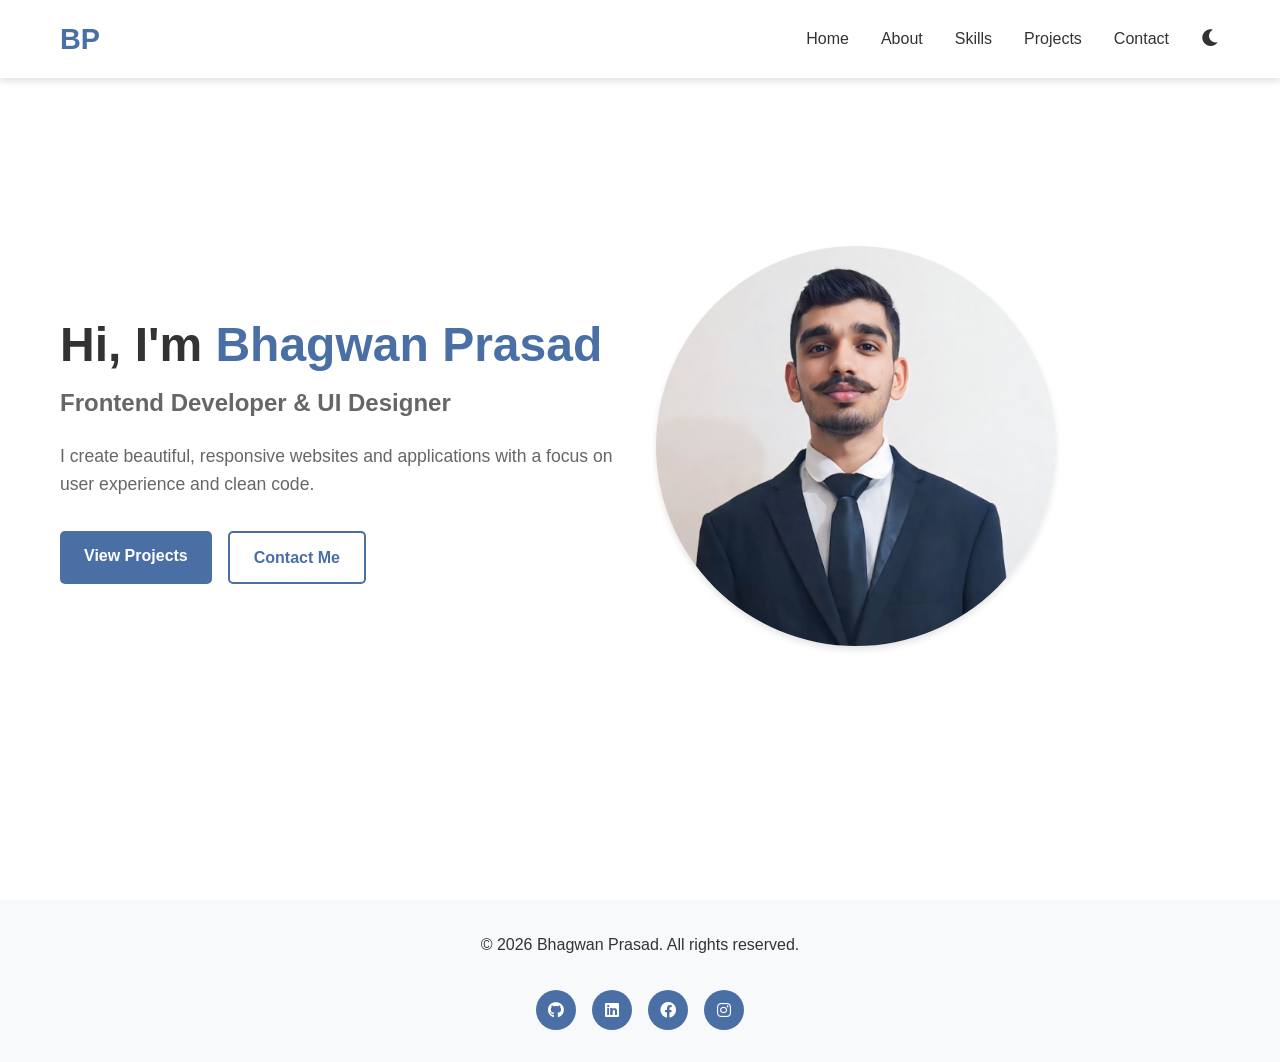
<file: index.html>
<!DOCTYPE html>
<html lang="en">
<head>
    <meta name="google-site-verification" content="unUAXDbSpvZ2et7M6ePSD86NWdBlX_hIBJjWLZQ-ApM" />
    <meta charset="UTF-8">
    
    <meta name="viewport" content="width=device-width, initial-scale=1.0">
    <title>Bhagwan Prasad | Portfolio</title>
    <link rel="stylesheet" href="styles.css">
    <link rel="stylesheet" href="https://cdnjs.cloudflare.com/ajax/libs/font-awesome/6.0.0/css/all.min.css">
    <link rel="icon" type="image/x-icon" href="favicon.ico">
</head>
<body>
    <!-- Navigation -->
    <nav class="navbar">
        <div class="nav-container">
            <div class="nav-logo">
                <a href="index.html">BP</a>
            </div>
            <div class="nav-menu" id="nav-menu">
                <a href="index.html" class="nav-link active">Home</a>
                <a href="about.html" class="nav-link">About</a>
                <a href="skills.html" class="nav-link">Skills</a>
                <a href="projects.html" class="nav-link">Projects</a>
                <a href="contact.html" class="nav-link">Contact</a>
                <button class="theme-toggle" id="theme-toggle">
                    <i class="fas fa-moon"></i>
                </button>
            </div>
            <div class="hamburger" id="hamburger">
                <span class="bar"></span>
                <span class="bar"></span>
                <span class="bar"></span>
            </div>
        </div>
    </nav>

    <!-- Hero Section -->
    <section class="hero">
        <div class="hero-container">
            <div class="hero-content">
                <h1 class="hero-title">Hi, I'm <span class="highlight">Bhagwan Prasad</span></h1>
                <h2 class="hero-subtitle">Frontend Developer & UI Designer</h2>
                <p class="hero-description">
                    I create beautiful, responsive websites and applications with a focus on user experience and clean code.
                </p>
                <div class="hero-btns">
                    <a href="projects.html" class="btn btn-primary">View Projects</a>
                    <a href="contact.html" class="btn btn-secondary">Contact Me</a>
                </div>
            </div>
            <div class="hero-image">
                <img src="new_my_pic.jpeg" alt="Bhagwan Prasad Profile">
            </div>
        </div>
    </section>

    <!-- Footer -->
    <footer class="footer">
        <div class="footer-container">
            <p>&copy; 2026 Bhagwan Prasad. All rights reserved.</p>
            <div class="social-links">
                <a href="https://github.com/bahu321"><i class="fab fa-github"></i></a>
                <a href="https://www.linkedin.com/public-profile/settings?trk=d_flagship3_profile_self_view_public_profile"><i class="fab fa-linkedin"></i></a>
                <a href="https://www.facebook.com/profile.php?id=100075735332114"><i class="fab fa-facebook"></i></a>
                <a href="https://www.instagram.com/8511bajrang_dal_bihar/"><i class="fab fa-instagram"></i></a>
            </div>
        </div>
    </footer>   
            
      
    <script src="script.js"></script>
</body>
</html>
</file>
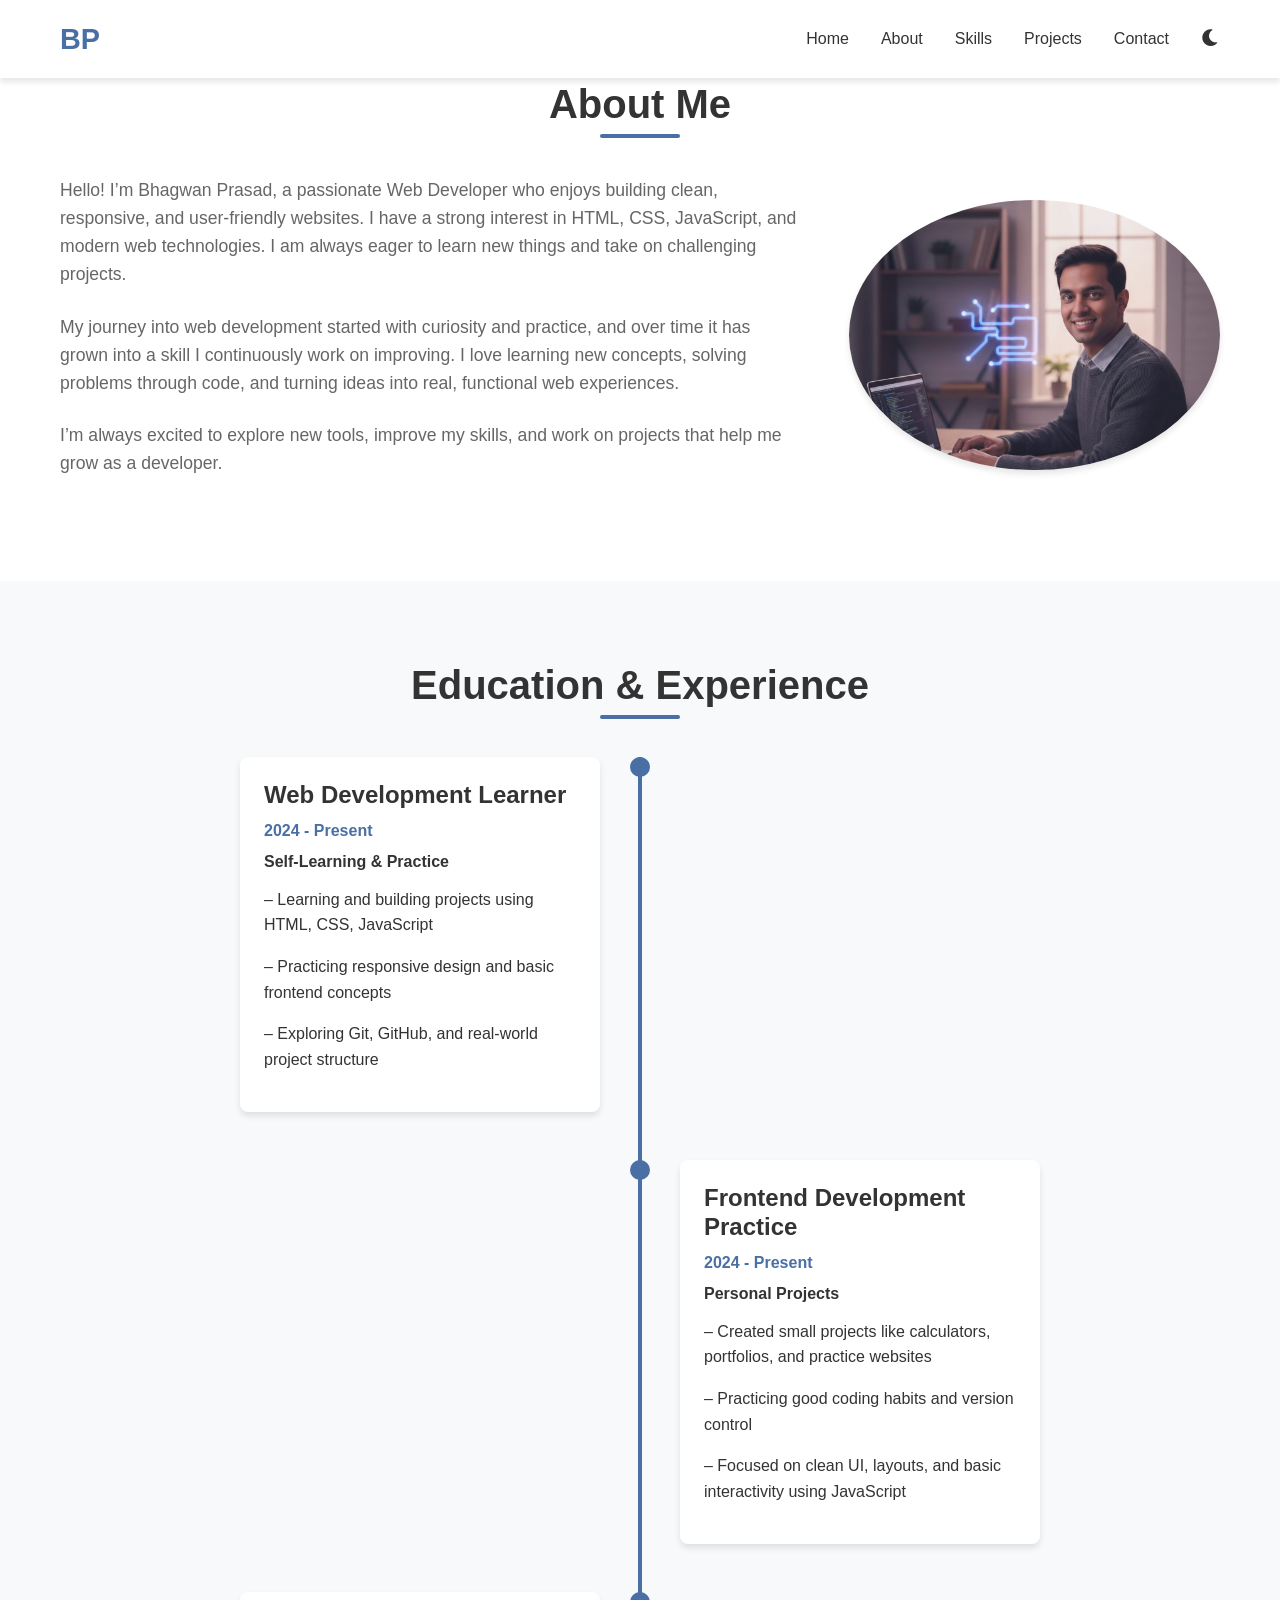
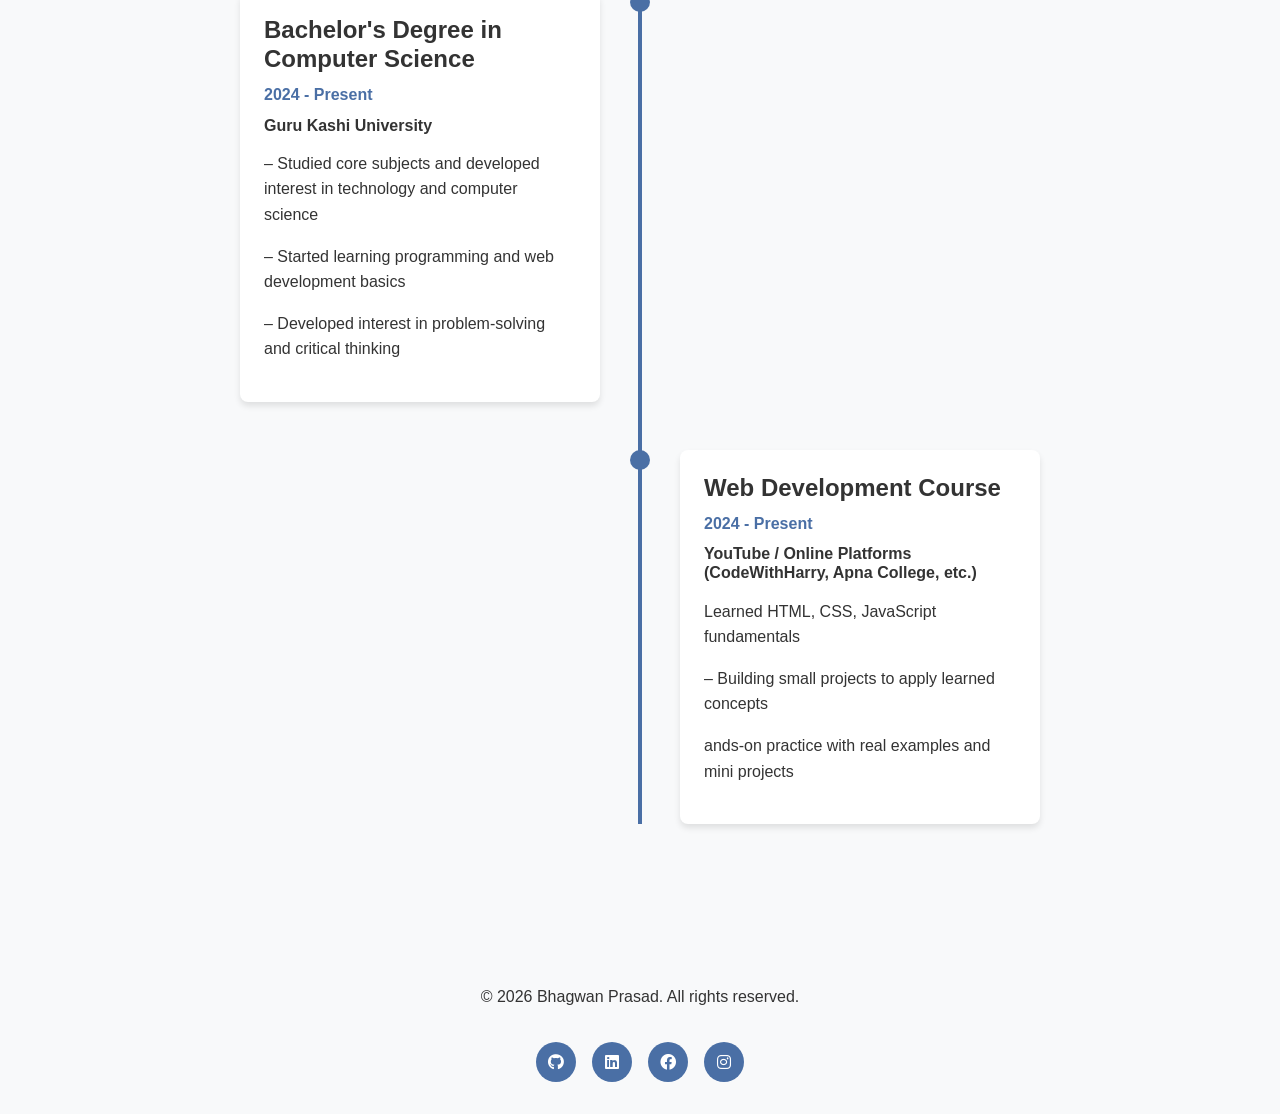
<file: about.html>
<!DOCTYPE html>
<html lang="en">
<head>
    <meta charset="UTF-8">
    <meta name="viewport" content="width=device-width, initial-scale=1.0">
    <title>About Me | John Doe</title>
    <link rel="stylesheet" href="styles.css">
    <link rel="stylesheet" href="https://cdnjs.cloudflare.com/ajax/libs/font-awesome/6.0.0/css/all.min.css">
    <link rel="icon" type="image/x-icon" href="favicon.ico">
</head>
<body>
    <!-- Navigation -->
    <nav class="navbar">
        <div class="nav-container">
            <div class="nav-logo">
                <a href="index.html">BP</a>
            </div>
            <div class="nav-menu" id="nav-menu">
                <a href="index.html" class="nav-link">Home</a>
                <a href="about.html" class="nav-link active">About</a>
                <a href="skills.html" class="nav-link">Skills</a>
                <a href="projects.html" class="nav-link">Projects</a>
                <a href="contact.html" class="nav-link">Contact</a>
                <button class="theme-toggle" id="theme-toggle">
                    <i class="fas fa-moon"></i>
                </button>
            </div>
            <div class="hamburger" id="hamburger">
                <span class="bar"></span>
                <span class="bar"></span>
                <span class="bar"></span>
            </div>
        </div>
    </nav>

    <!-- About Section -->
    <section class="about">
        <div class="container">
            <h1 class="section-title">About Me</h1>
            
            <div class="about-content">
                <div class="about-text">
                    <p>Hello! I’m Bhagwan Prasad, a passionate Web Developer who enjoys building clean, responsive, and user-friendly websites. I have a strong interest in HTML, CSS, JavaScript, and modern web technologies. I am always eager to learn new things and take on challenging projects.</p>
                    
                    <p>My journey into web development started with curiosity and practice, and over time it has grown into a skill I continuously work on improving. I love learning new concepts, solving problems through code, and turning ideas into real, functional web experiences.</p>
                    
                    <p>I’m always excited to explore new tools, improve my skills, and work on projects that help me grow as a developer.</p>
                </div>
                
                <div class="about-image">
                    <img src="aboutme.jpeg" alt="About Bhagwan prasad">
                </div>
            </div>
        </div>
    </section>

    <!-- Education & Experience Timeline -->
    <section class="timeline-section">
        <div class="container">
            <h2 class="section-title">Education & Experience</h2>
            
            <div class="timeline">
                <div class="timeline-item">
                    <div class="timeline-dot"></div>
                    <div class="timeline-content">
                        <h3>Web Development Learner</h3>
                        <span class="date">2024 - Present</span>
                        <h4>Self-Learning & Practice</h4>
                        <p>– Learning and building projects using HTML, CSS, JavaScript</p>
                        <p>– Practicing responsive design and basic frontend concepts</p>
                        <p>– Exploring Git, GitHub, and real-world project structure</p>
                       
                    </div>
                </div>
                
                <div class="timeline-item">
                    <div class="timeline-dot"></div>
                    <div class="timeline-content">
                        <h3>Frontend Development Practice</h3>
                        <span class="date">2024 - Present</span>
                        <h4>Personal Projects</h4>
                        <p>– Created small projects like calculators, portfolios, and practice websites</p>
                        <p>– Practicing good coding habits and version control</p>
                        <p>– Focused on clean UI, layouts, and basic interactivity using JavaScript</p>
                    </div>
                </div>
                
                <div class="timeline-item">
                    <div class="timeline-dot"></div>
                    <div class="timeline-content">
                        <h3>Bachelor's Degree in Computer Science</h3>
                        <span class="date">2024 - Present</span>
                        <h4>Guru Kashi University</h4>
                        <p>– Studied core subjects and developed interest in technology and computer science</p>
                        <p>– Started learning programming and web development basics</p>
                        <p>– Developed interest in problem-solving and critical thinking</p>
                    </div>
                </div>
                
                <div class="timeline-item">
                    <div class="timeline-dot"></div>
                    <div class="timeline-content">
                        <h3>Web Development Course</h3>
                        <span class="date">2024 - Present</span>
                        <h4>YouTube / Online Platforms (CodeWithHarry, Apna College, etc.)</h4>
                        <p>Learned HTML, CSS, JavaScript fundamentals</p>
                        <p>– Building small projects to apply learned concepts</p>
                        <p>ands-on practice with real examples and mini projects</p>
                    </div>
                </div>
            </div>
        </div>
    </section>

    <!-- Footer -->
    <footer class="footer">
        <div class="footer-container">
            <p>&copy; 2026 Bhagwan Prasad. All rights reserved.</p>
            <div class="social-links">
                <a href="https://github.com/bahu321"><i class="fab fa-github"></i></a>
                <a href="https://www.linkedin.com/public-profile/settings?trk=d_flagship3_profile_self_view_public_profile"><i class="fab fa-linkedin"></i></a>
                <a href="https://www.facebook.com/profile.php?id=100075735332114"><i class="fab fa-facebook"></i></a>
                <a href="https://www.instagram.com/8511bajrang_dal_bihar/"><i class="fab fa-instagram"></i></a>
            </div>
        </div>
    </footer>

    <script src="script.js"></script>
</body>
</html>
</file>
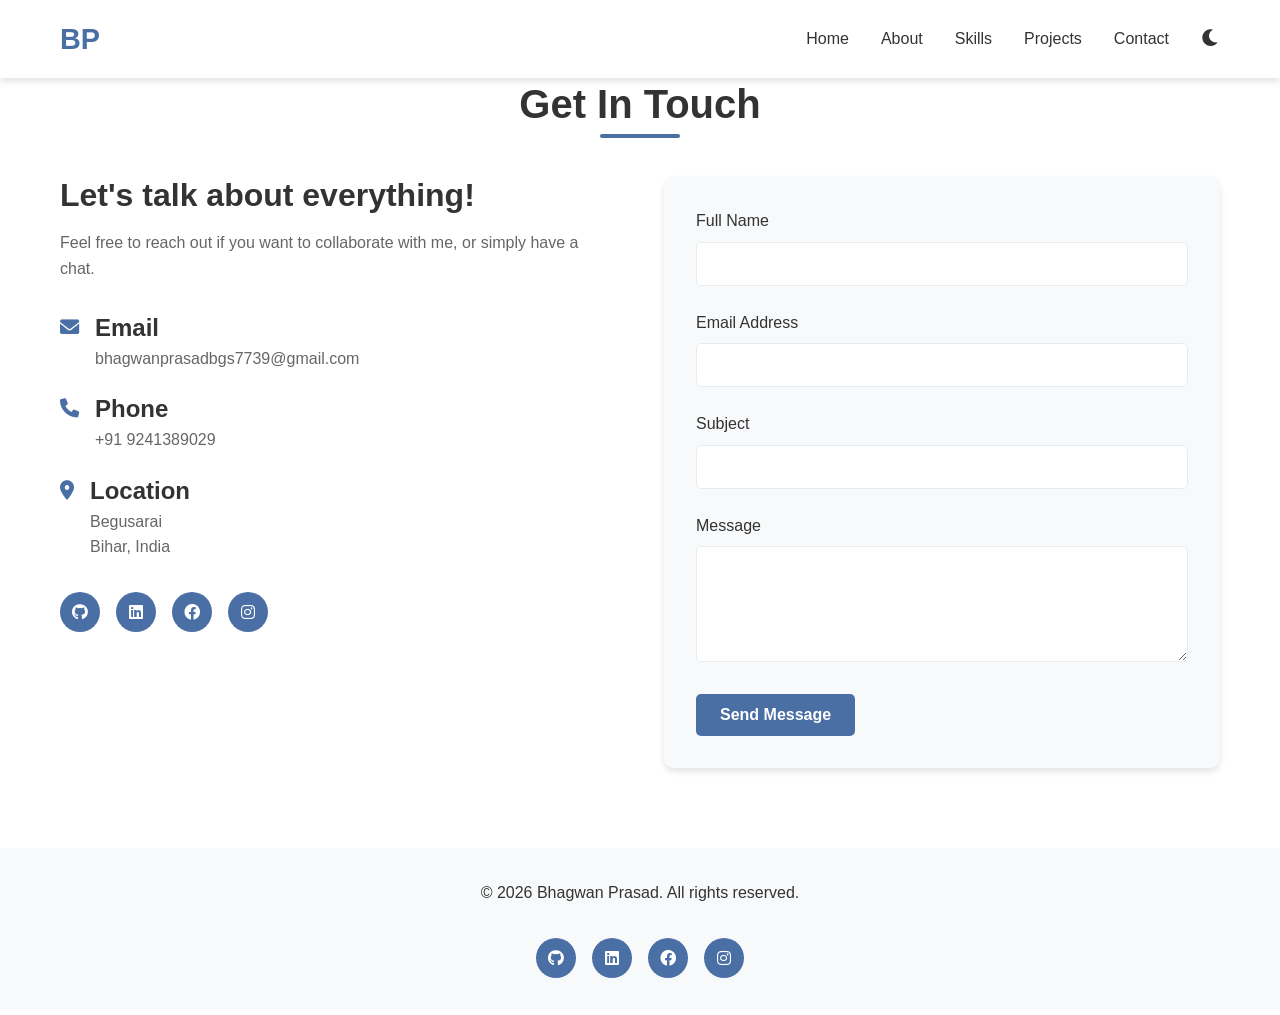
<file: contact.html>
<!DOCTYPE html>
<html lang="en">
<head>
    <meta charset="UTF-8">
    <meta name="viewport" content="width=device-width, initial-scale=1.0">
    <title>Contact Me | Bhagwan Prasad</title>
    <link rel="stylesheet" href="styles.css">
    <link rel="stylesheet" href="https://cdnjs.cloudflare.com/ajax/libs/font-awesome/6.0.0/css/all.min.css">
    <link rel="icon" type="image/x-icon" href="favicon.ico">
</head>
<body>
    <!-- Navigation -->
    <nav class="navbar">
        <div class="nav-container">
            <div class="nav-logo">
                <a href="index.html">BP</a>
            </div>
            <div class="nav-menu" id="nav-menu">
                <a href="index.html" class="nav-link">Home</a>
                <a href="about.html" class="nav-link">About</a>
                <a href="skills.html" class="nav-link">Skills</a>
                <a href="projects.html" class="nav-link">Projects</a>
                <a href="contact.html" class="nav-link active">Contact</a>
                <button class="theme-toggle" id="theme-toggle">
                    <i class="fas fa-moon"></i>
                </button>
            </div>
            <div class="hamburger" id="hamburger">
                <span class="bar"></span>
                <span class="bar"></span>
                <span class="bar"></span>
            </div>
        </div>
    </nav>

    <!-- Contact Section -->
    <section class="contact">
        <div class="container">
            <h1 class="section-title">Get In Touch</h1>
            
            <div class="contact-container">
                <div class="contact-info">
                    <h2>Let's talk about everything!</h2>
                    <p>Feel free to reach out if you want to collaborate with me, or simply have a chat.</p>
                    
                    <div class="contact-details">
                        <div class="contact-item">
                            <i class="fas fa-envelope"></i>
                            <div>
                                <h3>Email</h3>
                                <p>bhagwanprasadbgs7739@gmail.com</p>
                            </div>
                        </div>
                        
                        <div class="contact-item">
                            <i class="fas fa-phone"></i>
                            <div>
                                <h3>Phone</h3>
                                <p>+91 9241389029</p>
                            </div>
                        </div>
                        
                        <div class="contact-item">
                            <i class="fas fa-map-marker-alt"></i>
                            <div>
                                <h3>Location</h3>
                                <p>Begusarai</p>
                                <p>Bihar, India</p>
                            </div>
                        </div>
                    </div>
                    
                  <div class="social-links">
                <a href="https://github.com/bahu321"><i class="fab fa-github"></i></a>
                <a href="https://www.linkedin.com/public-profile/settings?trk=d_flagship3_profile_self_view_public_profile"><i class="fab fa-linkedin"></i></a>
                <a href="https://www.facebook.com/profile.php?id=100075735332114"><i class="fab fa-facebook"></i></a>
                <a href="https://www.instagram.com/8511bajrang_dal_bihar/"><i class="fab fa-instagram"></i></a>
            </div>
                </div>
                
                <form class="contact-form" id="contact-form">
                    <div class="form-group">
                        <label for="name">Full Name</label>
                        <input type="text" id="name" name="name" required>
                    </div>
                    
                    <div class="form-group">
                        <label for="email">Email Address</label>
                        <input type="email" id="email" name="email" required>
                    </div>
                    
                    <div class="form-group">
                        <label for="subject">Subject</label>
                        <input type="text" id="subject" name="subject" required>
                    </div>
                    
                    <div class="form-group">
                        <label for="message">Message</label>
                        <textarea id="message" name="message" rows="5" required></textarea>
                    </div>
                    
                    <button type="submit" class="btn btn-primary">Send Message</button>
                </form>
            </div>
        </div>
    </section>

    <!-- Footer -->
    <footer class="footer">
        <div class="footer-container">
            <p>&copy; 2026 Bhagwan Prasad. All rights reserved.</p>
            <div class="social-links">
                <a href="https://github.com/bahu321"><i class="fab fa-github"></i></a>
                <a href="https://www.linkedin.com/public-profile/settings?trk=d_flagship3_profile_self_view_public_profile"><i class="fab fa-linkedin"></i></a>
                <a href="https://www.facebook.com/profile.php?id=100075735332114"><i class="fab fa-facebook"></i></a>
                <a href="https://www.instagram.com/8511bajrang_dal_bihar/"><i class="fab fa-instagram"></i></a>
            </div>
        </div>
    </footer>

    <script src="script.js"></script>
</body>
</html>
</file>
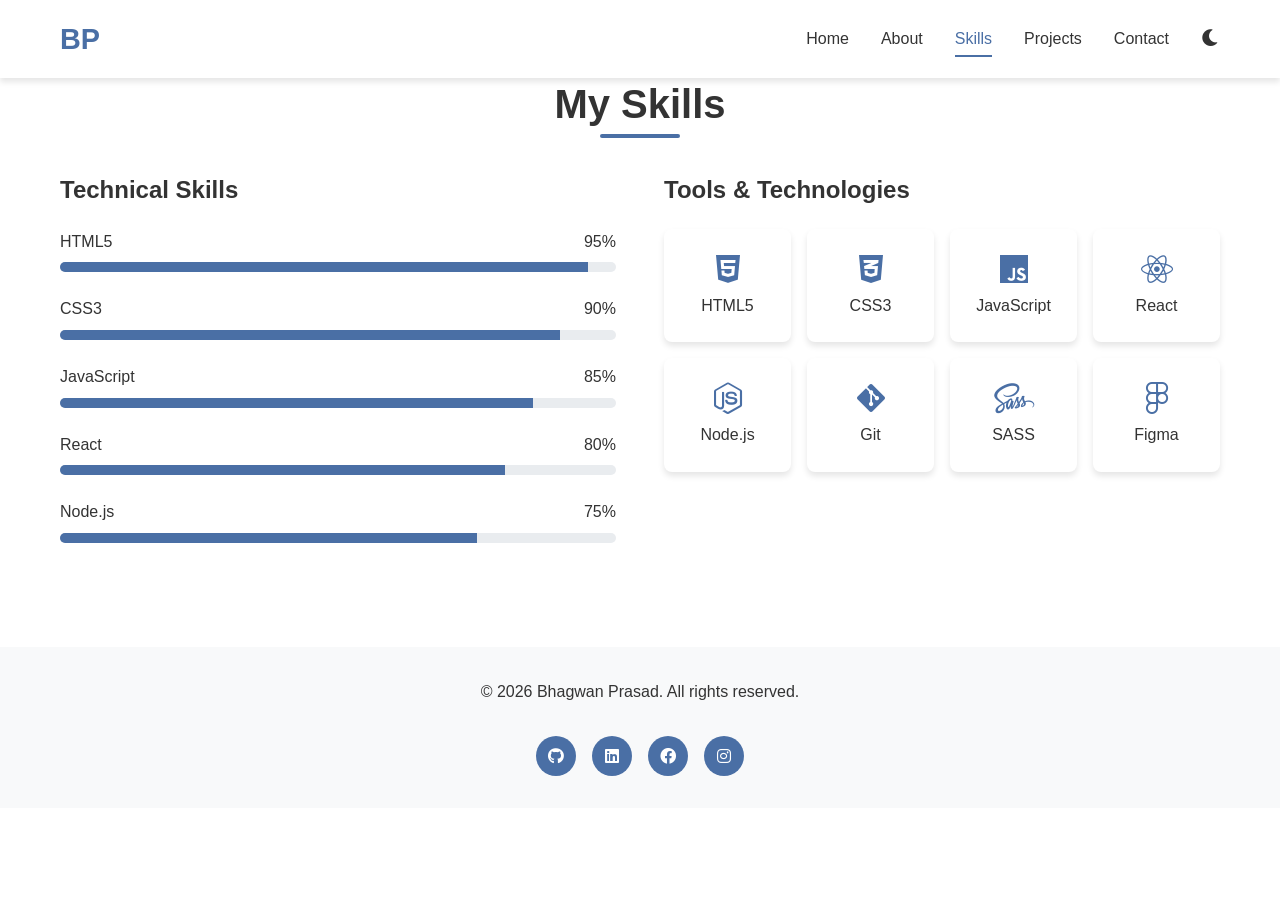
<file: skills.html>
<!DOCTYPE html>
<html lang="en">
<head>
    <meta charset="UTF-8">
    <meta name="viewport" content="width=device-width, initial-scale=1.0">
    <title>My Skills | Bhagwan Prasad</title>
    <link rel="stylesheet" href="styles.css">
    <link rel="stylesheet" href="https://cdnjs.cloudflare.com/ajax/libs/font-awesome/6.0.0/css/all.min.css">
    <link rel="icon" type="image/x-icon" href="favicon.ico">
</head>
<body>
    <!-- Navigation -->
    <nav class="navbar">
        <div class="nav-container">
            <div class="nav-logo">
                <a href="index.html">BP</a>
            </div>
            <div class="nav-menu" id="nav-menu">
                <a href="index.html" class="nav-link">Home</a>
                <a href="about.html" class="nav-link">About</a>
                <a href="skills.html" class="nav-link active">Skills</a>
                <a href="projects.html" class="nav-link">Projects</a>
                <a href="contact.html" class="nav-link">Contact</a>
                <button class="theme-toggle" id="theme-toggle">
                    <i class="fas fa-moon"></i>
                </button>
            </div>
            <div class="hamburger" id="hamburger">
                <span class="bar"></span>
                <span class="bar"></span>
                <span class="bar"></span>
            </div>
        </div>
    </nav>

    <!-- Skills Section -->
    <section class="skills">
        <div class="container">
            <h1 class="section-title">My Skills</h1>
            
            <div class="skills-container">
                <div class="skill-category">
                    <h3>Technical Skills</h3>
                    
                    <div class="skill-item">
                        <div class="skill-info">
                            <span>HTML5</span>
                            <span>95%</span>
                        </div>
                        <div class="skill-bar">
                            <div class="skill-progress" data-width="95%"></div>
                        </div>
                    </div>
                    
                    <div class="skill-item">
                        <div class="skill-info">
                            <span>CSS3</span>
                            <span>90%</span>
                        </div>
                        <div class="skill-bar">
                            <div class="skill-progress" data-width="90%"></div>
                        </div>
                    </div>
                    
                    <div class="skill-item">
                        <div class="skill-info">
                            <span>JavaScript</span>
                            <span>85%</span>
                        </div>
                        <div class="skill-bar">
                            <div class="skill-progress" data-width="85%"></div>
                        </div>
                    </div>
                    
                    <div class="skill-item">
                        <div class="skill-info">
                            <span>React</span>
                            <span>80%</span>
                        </div>
                        <div class="skill-bar">
                            <div class="skill-progress" data-width="80%"></div>
                        </div>
                    </div>
                    
                    <div class="skill-item">
                        <div class="skill-info">
                            <span>Node.js</span>
                            <span>75%</span>
                        </div>
                        <div class="skill-bar">
                            <div class="skill-progress" data-width="75%"></div>
                        </div>
                    </div>
                </div>
                
                <div class="skill-category">
                    <h3>Tools & Technologies</h3>
                    
                    <div class="tools-grid">
                        <div class="tool-card">
                            <i class="fab fa-html5"></i>
                            <span>HTML5</span>
                        </div>
                        <div class="tool-card">
                            <i class="fab fa-css3-alt"></i>
                            <span>CSS3</span>
                        </div>
                        <div class="tool-card">
                            <i class="fab fa-js"></i>
                            <span>JavaScript</span>
                        </div>
                        <div class="tool-card">
                            <i class="fab fa-react"></i>
                            <span>React</span>
                        </div>
                        <div class="tool-card">
                            <i class="fab fa-node-js"></i>
                            <span>Node.js</span>
                        </div>
                        <div class="tool-card">
                            <i class="fab fa-git-alt"></i>
                            <span>Git</span>
                        </div>
                        <div class="tool-card">
                            <i class="fab fa-sass"></i>
                            <span>SASS</span>
                        </div>
                        <div class="tool-card">
                            <i class="fab fa-figma"></i>
                            <span>Figma</span>
                        </div>
                    </div>
                </div>
            </div>
        </div>
    </section>

    <!-- Footer -->
    <footer class="footer">
        <div class="footer-container">
         <p>&copy; 2026 Bhagwan Prasad. All rights reserved.</p>
            <div class="social-links">
                <a href="https://github.com/bahu321"><i class="fab fa-github"></i></a>
                <a href="https://www.linkedin.com/public-profile/settings?trk=d_flagship3_profile_self_view_public_profile"><i class="fab fa-linkedin"></i></a>
                <a href="https://www.facebook.com/profile.php?id=100075735332114"><i class="fab fa-facebook"></i></a>
                <a href="https://www.instagram.com/8511bajrang_dal_bihar/"><i class="fab fa-instagram"></i></a>
            </div>
        </div>
    </footer>

    <script src="script.js"></script>
</body>
</html>
</file>
<file: styles.css>
/* CSS Variables */
:root {
  --primary-color: #4a6fa5;
  --secondary-color: #6b8cbc;
  --accent-color: #ff6b6b;
  --text-color: #333;
  --light-text-color: #666;
  --bg-color: #ffffff;
  --card-bg: #f8f9fa;
  --border-color: #e9ecef;
  --shadow: 0 4px 6px rgba(0, 0, 0, 0.1);
  --transition: all 0.3s ease;
}

[data-theme="dark"] {
  --text-color: #f8f9fa;
  --light-text-color: #adb5bd;
  --bg-color: #1a1a2e;
  --card-bg: #16213e;
  --border-color: #2d3748;
  --shadow: 0 4px 6px rgba(0, 0, 0, 0.3);
}

/* Reset & Base Styles */
* {
  margin: 0;
  padding: 0;
  box-sizing: border-box;
}

html {
  scroll-behavior: smooth;
}

body {
  font-family: 'Segoe UI', Tahoma, Geneva, Verdana, sans-serif;
  line-height: 1.6;
  color: var(--text-color);
  background-color: var(--bg-color);
  transition: var(--transition);
}

.container {
  max-width: 1200px;
  margin: 0 auto;
  padding: 0 20px;
}

/* Typography */
h1, h2, h3, h4, h5, h6 {
  margin-bottom: 1rem;
  line-height: 1.2;
}

h1 {
  font-size: 2.5rem;
}

h2 {
  font-size: 2rem;
}

h3 {
  font-size: 1.5rem;
}

p {
  margin-bottom: 1rem;
}

a {
  text-decoration: none;
  color: var(--primary-color);
  transition: var(--transition);
}

a:hover {
  opacity: 0.8;
}

/* Buttons */
.btn {
  display: inline-block;
  padding: 12px 24px;
  border-radius: 5px;
  font-weight: 600;
  text-align: center;
  cursor: pointer;
  border: none;
  transition: var(--transition);
  font-size: 1rem;
}

.btn-primary {
  background-color: var(--primary-color);
  color: white;
}

.btn-primary:hover {
  background-color: var(--secondary-color);
  transform: translateY(-2px);
}

.btn-secondary {
  background-color: transparent;
  color: var(--primary-color);
  border: 2px solid var(--primary-color);
}

.btn-secondary:hover {
  background-color: var(--primary-color);
  color: white;
  transform: translateY(-2px);
}

.btn-outline {
  background-color: transparent;
  color: var(--primary-color);
  border: 2px solid var(--primary-color);
}

.btn-outline:hover {
  background-color: var(--primary-color);
  color: white;
}

/* Navigation */
.navbar {
  position: fixed;
  top: 0;
  left: 0;
  width: 100%;
  background-color: var(--bg-color);
  box-shadow: var(--shadow);
  z-index: 1000;
  transition: var(--transition);
}

.nav-container {
  max-width: 1200px;
  margin: 0 auto;
  padding: 1rem 20px;
  display: flex;
  justify-content: space-between;
  align-items: center;
}

.nav-logo a {
  font-size: 1.8rem;
  font-weight: bold;
  color: var(--primary-color);
}

.nav-menu {
  display: flex;
  align-items: center;
  gap: 2rem;
}

.nav-link {
  position: relative;
  color: var(--text-color);
  font-weight: 500;
  transition: var(--transition);
}

.nav-link:hover {
  color: var(--primary-color);
}

.nav-link.active {
  color: var(--primary-color);
}

.nav-link.active::after {
  content: '';
  position: absolute;
  bottom: -5px;
  left: 0;
  width: 100%;
  height: 2px;
  background-color: var(--primary-color);
}

.theme-toggle {
  background: none;
  border: none;
  color: var(--text-color);
  cursor: pointer;
  font-size: 1.2rem;
  transition: var(--transition);
}

.theme-toggle:hover {
  color: var(--primary-color);
}

.hamburger {
  display: none;
  flex-direction: column;
  cursor: pointer;
}

.bar {
  width: 25px;
  height: 3px;
  background-color: var(--text-color);
  margin: 3px 0;
  transition: var(--transition);
}

/* Hero Section */
.hero {
  min-height: 100vh;
  display: flex;
  align-items: center;
  padding-top: 80px;
}

.hero-container {
  max-width: 1200px;
  margin: 0 auto;
  padding: 0 20px;
  display: grid;
  grid-template-columns: 1fr 1fr;
  gap: 2rem;
  align-items: center;
}

.hero-content {
  animation: fadeInUp 1s ease;
}

.hero-title {
  font-size: 3rem;
  margin-bottom: 1rem;
}

.highlight {
  color: var(--primary-color);
}

.hero-subtitle {
  font-size: 1.5rem;
  color: var(--light-text-color);
  margin-bottom: 1.5rem;
}

.hero-description {
  font-size: 1.1rem;
  color: var(--light-text-color);
  margin-bottom: 2rem;
  max-width: 600px;
}

.hero-btns {
  display: flex;
  gap: 1rem;
}

.hero-image img {
  width: 100%;
  max-width: 400px;
  border-radius: 50%;
  box-shadow: var(--shadow);
}

/* Sections */
section {
  padding: 5rem 0;
}

.section-title {
  text-align: center;
  margin-bottom: 3rem;
  font-size: 2.5rem;
  position: relative;
}

.section-title::after {
  content: '';
  position: absolute;
  bottom: -10px;
  left: 50%;
  transform: translateX(-50%);
  width: 80px;
  height: 4px;
  background-color: var(--primary-color);
  border-radius: 2px;
}

/* About Section */
.about-content {
  display: grid;
  grid-template-columns: 2fr 1fr;
  gap: 3rem;
  align-items: center;
}

.about-text p {
  margin-bottom: 1.5rem;
  font-size: 1.1rem;
  color: var(--light-text-color);
}

.about-image img {
  width: 100%;
  border-radius: 50%;
  box-shadow: var(--shadow);
}

/* Timeline Section */
.timeline-section {
  background-color: var(--card-bg);
}

.timeline {
  position: relative;
  max-width: 800px;
  margin: 0 auto;
}

.timeline::before {
  content: '';
  position: absolute;
  top: 0;
  bottom: 0;
  left: 50%;
  transform: translateX(-50%);
  width: 4px;
  background-color: var(--primary-color);
}

.timeline-item {
  position: relative;
  margin-bottom: 3rem;
  width: calc(50% - 40px);
}

.timeline-item:nth-child(odd) {
  left: 0;
}

.timeline-item:nth-child(even) {
  left: calc(50% + 40px);
}

.timeline-dot {
  position: absolute;
  top: 0;
  width: 20px;
  height: 20px;
  background-color: var(--primary-color);
  border-radius: 50%;
  z-index: 1;
}

.timeline-item:nth-child(odd) .timeline-dot {
  right: -50px;
}

.timeline-item:nth-child(even) .timeline-dot {
  left: -50px;
}

.timeline-content {
  background-color: var(--bg-color);
  padding: 1.5rem;
  border-radius: 8px;
  box-shadow: var(--shadow);
}

.timeline-content h3 {
  margin-bottom: 0.5rem;
}

.date {
  color: var(--primary-color);
  font-weight: 600;
  margin-bottom: 0.5rem;
  display: block;
}

/* Skills Section */
.skills-container {
  display: grid;
  grid-template-columns: 1fr 1fr;
  gap: 3rem;
}

.skill-category h3 {
  margin-bottom: 1.5rem;
  font-size: 1.5rem;
}

.skill-item {
  margin-bottom: 1.5rem;
}

.skill-info {
  display: flex;
  justify-content: space-between;
  margin-bottom: 0.5rem;
}

.skill-bar {
  height: 10px;
  background-color: var(--border-color);
  border-radius: 5px;
  overflow: hidden;
}

.skill-progress {
  height: 100%;
  background-color: var(--primary-color);
  width: 0;
  transition: width 1s ease;
}

.tools-grid {
  display: grid;
  grid-template-columns: repeat(auto-fill, minmax(120px, 1fr));
  gap: 1rem;
}

.tool-card {
  display: flex;
  flex-direction: column;
  align-items: center;
  padding: 1.5rem;
  background-color: var(--bg-color);
  border-radius: 8px;
  box-shadow: var(--shadow);
  transition: var(--transition);
  text-align: center;
}

.tool-card:hover {
  transform: translateY(-5px);
  box-shadow: 0 10px 20px rgba(0, 0, 0, 0.1);
}

.tool-card i {
  font-size: 2rem;
  color: var(--primary-color);
  margin-bottom: 0.5rem;
}

/* Projects Section */
.projects-grid {
  display: grid;
  grid-template-columns: repeat(auto-fill, minmax(350px, 1fr));
  gap: 2rem;
}

.project-card {
  background-color: var(--bg-color);
  border-radius: 10px;
  overflow: hidden;
  box-shadow: var(--shadow);
  transition: var(--transition);
}

.project-card:hover {
  transform: translateY(-10px);
  box-shadow: 0 15px 30px rgba(0, 0, 0, 0.15);
}

.project-image img {
  width: 100%;
  height: auto;
  object-fit: cover;
  max-width: cover;
  max-height: cover
}

.project-content {
  padding: 1.5rem;
}

.project-content h3 {
  margin-bottom: 0.5rem;
}

.project-tech {
  display: flex;
  gap: 0.5rem;
  margin: 1rem 0;
}

.project-tech span {
  background-color: var(--card-bg);
  color: var(--text-color);
  padding: 0.25rem 0.75rem;
  border-radius: 20px;
  font-size: 0.8rem;
  font-weight: 500;
}

.project-links {
  display: flex;
  gap: 1rem;
  margin-top: 1rem;
}

/* Contact Section */
.contact-container {
  display: grid;
  grid-template-columns: 1fr 1fr;
  gap: 3rem;
}

.contact-info h2 {
  margin-bottom: 1rem;
}

.contact-info p {
  color: var(--light-text-color);
  margin-bottom: 2rem;
}

.contact-details {
  margin-bottom: 2rem;
}

.contact-item {
  display: flex;
  align-items: flex-start;
  margin-bottom: 1.5rem;
}

.contact-item i {
  font-size: 1.2rem;
  color: var(--primary-color);
  margin-right: 1rem;
  margin-top: 0.2rem;
}

.contact-item h3 {
  margin-bottom: 0.2rem;
}

.contact-item p {
  color: var(--light-text-color);
  margin-bottom: 0;
}

.contact-social {
  display: flex;
  gap: 1rem;
}

.contact-social a {
  display: flex;
  align-items: center;
  justify-content: center;
  width: 40px;
  height: 40px;
  border-radius: 50%;
  background-color: var(--primary-color);
  color: white;
  transition: var(--transition);
}

.contact-social a:hover {
  transform: translateY(-3px);
  background-color: var(--secondary-color);
}

.contact-form {
  background-color: var(--card-bg);
  padding: 2rem;
  border-radius: 10px;
  box-shadow: var(--shadow);
}

.form-group {
  margin-bottom: 1.5rem;
}

.form-group label {
  display: block;
  margin-bottom: 0.5rem;
  font-weight: 500;
}

.form-group input,
.form-group textarea {
  width: 100%;
  padding: 12px;
  border: 1px solid var(--border-color);
  border-radius: 5px;
  background-color: var(--bg-color);
  color: var(--text-color);
  font-size: 1rem;
  transition: var(--transition);
}

.form-group input:focus,
.form-group textarea:focus {
  outline: none;
  border-color: var(--primary-color);
  box-shadow: 0 0 0 3px rgba(74, 111, 165, 0.1);
}

/* Footer */
.footer {
  background-color: var(--card-bg);
  padding: 2rem 0;
  text-align: center;
}

.footer-container {
  max-width: 1200px;
  margin: 0 auto;
  padding: 0 20px;
  display: flex;
  flex-direction: column;
  align-items: center;
  gap: 1rem;
}

.social-links {
  display: flex;
  gap: 1rem;
}

.social-links a {
  display: flex;
  align-items: center;
  justify-content: center;
  width: 40px;
  height: 40px;
  border-radius: 50%;
  background-color: var(--primary-color);
  color: white;
  transition: var(--transition);
}

.social-links a:hover {
  transform: translateY(-3px);
  background-color: var(--secondary-color);
}

/* Animations */
@keyframes fadeInUp {
  from {
    opacity: 0;
    transform: translateY(30px);
  }
  to {
    opacity: 1;
    transform: translateY(0);
  }
}

/* Responsive Design */
@media screen and (max-width: 1024px) {
  .hero-container {
    grid-template-columns: 1fr;
    text-align: center;
  }

  .hero-btns {
    justify-content: center;
  }

  .about-content {
    grid-template-columns: 1fr;
    text-align: center;
  }

  .skills-container {
    grid-template-columns: 1fr;
  }

  .contact-container {
    grid-template-columns: 1fr;
    text-align: center;
  }

  .timeline::before {
    left: 30px;
  }

  .timeline-item {
    width: calc(100% - 70px);
    margin-left: 70px;
  }

  .timeline-item:nth-child(odd),
  .timeline-item:nth-child(even) {
    left: 0;
  }

  .timeline-item:nth-child(odd) .timeline-dot,
  .timeline-item:nth-child(even) .timeline-dot {
    left: -50px;
  }
}

@media screen and (max-width: 768px) {
  .nav-menu {
    position: fixed;
    top: 0;
    right: -100%;
    height: 100vh;
    width: 70%;
    background-color: var(--bg-color);
    flex-direction: column;
    align-items: center;
    justify-content: center;
    transition: var(--transition);
    box-shadow: var(--shadow);
    z-index: 1001;
  }

  .nav-menu.active {
    right: 0;
  }

  .hamburger {
    display: flex;
  }

  .hamburger.active .bar:nth-child(2) {
    opacity: 0;
  }

  .hamburger.active .bar:nth-child(1) {
    transform: translateY(8px) rotate(45deg);
  }

  .hamburger.active .bar:nth-child(3) {
    transform: translateY(-8px) rotate(-45deg);
  }

  .nav-link {
    margin: 1rem 0;
    font-size: 1.2rem;
  }

  .hero-title {
    font-size: 2.5rem;
  }

  .section-title {
    font-size: 2rem;
  }

  .projects-grid {
    grid-template-columns: 1fr;
  }

  .timeline-item {
    width: calc(100% - 60px);
    margin-left: 60px;
  }
}

@media screen and (max-width: 480px) {
  .hero-title {
    font-size: 2rem;
  }

  .hero-subtitle {
    font-size: 1.2rem;
  }

  .hero-btns {
    flex-direction: column;
    gap: 1rem;
  }

  .tools-grid {
    grid-template-columns: repeat(2, 1fr);
  }

  .project-links {
    flex-direction: column;
    gap: 0.5rem;
  }

  .btn {
    width: 100%;
  }
}
</file>
